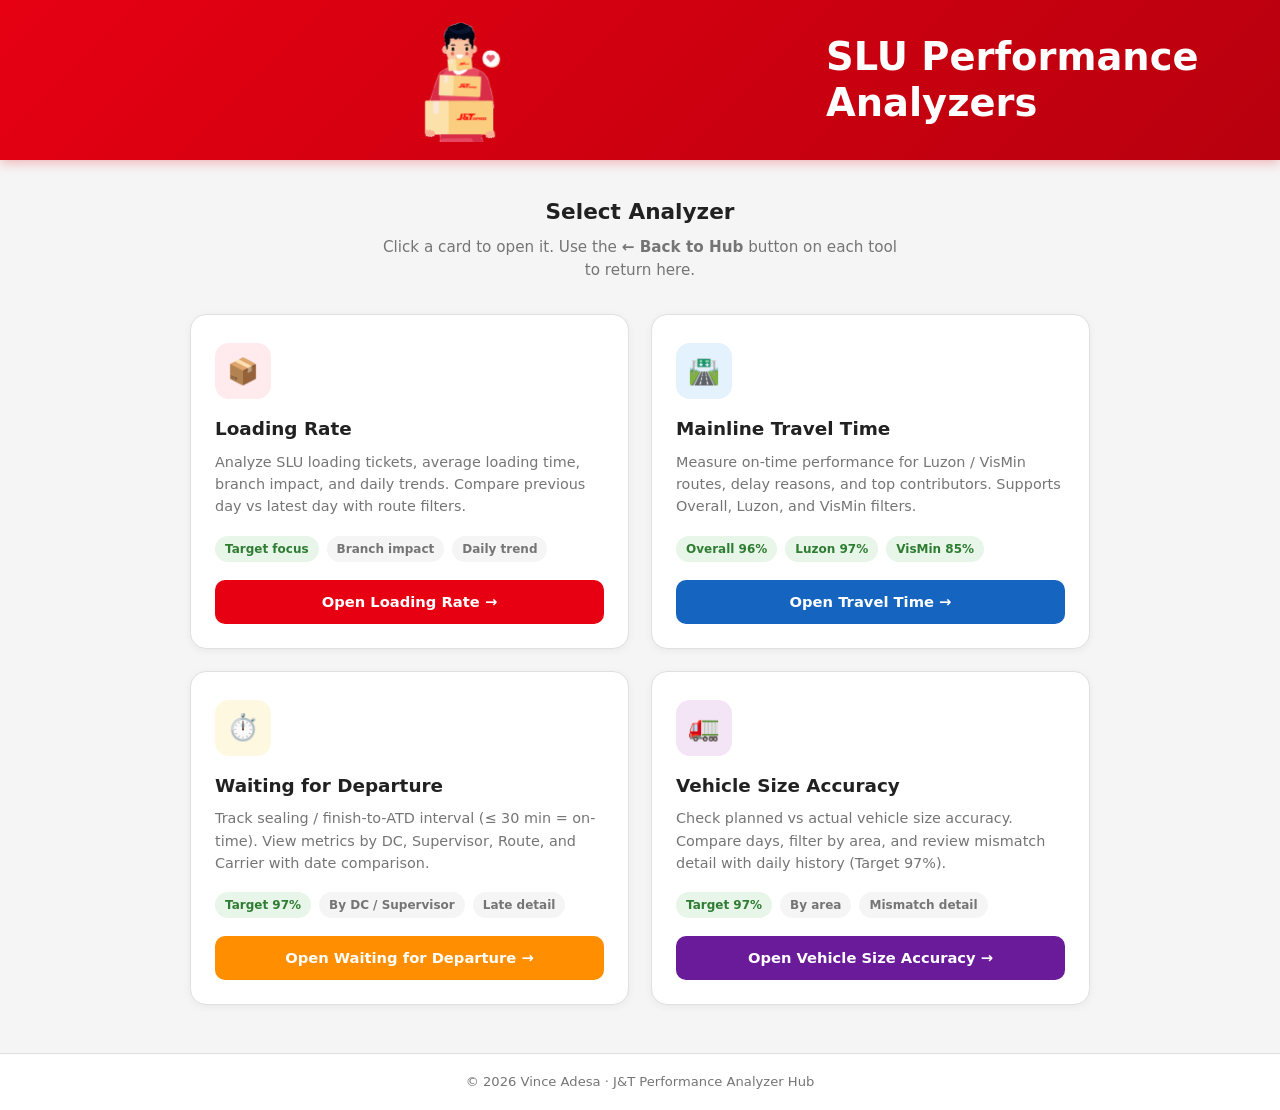
<file: Index.html>
<!DOCTYPE html>
<html lang="en">
<head>
  <meta charset="UTF-8">
  <meta name="viewport" content="width=device-width, initial-scale=1.0">
  <title>SLU Performance Analyzers | J&T</title>
  <style>
    :root {
      --jt-red: #E60012;
      --jt-red-dark: #B8000E;
      --jt-red-light: #FFEBEE;
      --jt-red-soft: #FFCDD2;
      --bg: #F5F5F5;
      --card: #FFFFFF;
      --text: #212121;
      --muted: #757575;
      --border: #E0E0E0;
      --green: #2E7D32;
      --green-bg: #E8F5E9;
      --blue: #1565C0;
      --blue-bg: #E3F2FD;
      --amber: #FF8F00;
      --amber-bg: #FFF8E1;
      --purple: #6A1B9A;
      --purple-bg: #F3E5F5;
    }

    * { box-sizing: border-box; margin: 0; padding: 0; }

    body {
      font-family: 'Segoe UI', system-ui, -apple-system, sans-serif;
      background: var(--bg);
      color: var(--text);
      line-height: 1.5;
      min-height: 100vh;
      display: flex;
      flex-direction: column;
    }
    .logo-gif {
  width: 132px;
  height: 132px;
  object-fit: contain;
  border-radius: 10px;
  padding: 4px;
  display: block;
  margin-left: 370px;
}

/* Header */
.header {
  background: linear-gradient(135deg, var(--jt-red) 0%, var(--jt-red-dark) 100%);
  color: white;
  padding: 14px 24px;
  box-shadow: 0 2px 12px rgba(230,0,18,0.3);
}
.header-inner {
  max-width: 1600px;
  margin: 0 auto;
  display: flex;
  align-items: center;
  justify-content: space-between;
  gap: 14px;
}
.header-left {
  display: flex;
  align-items: center;
  gap: 300px;
}
.logo {
  width: 42px; height: 42px;
  background: white;
  border-radius: 10px;
  display: flex; align-items: center; justify-content: center;
  font-weight: 900; font-size: 1.1rem; color: var(--jt-red);
}
.header h1 { 
  font-size: 2.4rem;
  font-weight: 700; 
  line-height: 1.2;
}
.header p { font-size: 0.82rem; opacity: 0.9; margin-top: 2px; }


    .container {
      max-width: 1100px;
      margin: 0 auto;
      padding: 36px 20px 48px;
      flex: 1;
      width: 100%;
    }

    .intro {
      text-align: center;
      margin-bottom: 32px;
    }
    .intro h2 {
      font-size: 1.35rem;
      font-weight: 700;
      color: var(--text);
      margin-bottom: 8px;
    }
    .intro p {
      color: var(--muted);
      font-size: 0.95rem;
      max-width: 520px;
      margin: 0 auto;
    }

    .cards {
      display: grid;
      grid-template-columns: repeat(2, 1fr);
      gap: 22px;
      max-width: 900px;
      margin: 0 auto;
    }

    @media (max-width: 700px) {
      .cards {
        grid-template-columns: 1fr;
      }
    }

    .card {
      background: var(--card);
      border-radius: 16px;
      border: 1px solid var(--border);
      box-shadow: 0 2px 8px rgba(0,0,0,0.05);
      padding: 28px 24px 24px;
      display: flex;
      flex-direction: column;
      transition: transform 0.2s ease, box-shadow 0.2s ease, border-color 0.2s ease;
      text-decoration: none;
      color: inherit;
      cursor: pointer;
    }
    .card:hover {
      transform: translateY(-4px);
      box-shadow: 0 10px 28px rgba(0,0,0,0.1);
      border-color: var(--jt-red-soft);
    }
    .card:active {
      transform: translateY(-1px);
    }

    .card-icon {
      width: 56px;
      height: 56px;
      border-radius: 14px;
      display: flex;
      align-items: center;
      justify-content: center;
      font-size: 1.6rem;
      margin-bottom: 16px;
      flex-shrink: 0;
    }
    .card.loading-rate .card-icon {
      background: var(--jt-red-light);
      color: var(--jt-red);
    }
    .card.travel-time .card-icon {
      background: var(--blue-bg);
      color: var(--blue);
    }
    .card.waiting .card-icon {
      background: var(--amber-bg);
      color: var(--amber);
    }
    .card.vehicle-size .card-icon {
      background: var(--purple-bg);
      color: var(--purple);
    }

    .card h3 {
      font-size: 1.15rem;
      font-weight: 700;
      margin-bottom: 8px;
      color: var(--text);
    }
    .card p {
      font-size: 0.9rem;
      color: var(--muted);
      flex: 1;
      margin-bottom: 18px;
      line-height: 1.55;
    }

    .card-meta {
      display: flex;
      flex-wrap: wrap;
      gap: 8px;
      margin-bottom: 18px;
    }
    .badge {
      font-size: 0.75rem;
      font-weight: 600;
      padding: 4px 10px;
      border-radius: 20px;
      background: #F5F5F5;
      color: var(--muted);
    }
    .badge.target {
      background: var(--green-bg);
      color: var(--green);
    }

    .card-btn {
      display: inline-flex;
      align-items: center;
      justify-content: center;
      gap: 8px;
      background: var(--jt-red);
      color: white;
      font-weight: 600;
      font-size: 0.92rem;
      padding: 11px 18px;
      border-radius: 10px;
      border: none;
      transition: background 0.15s ease;
      width: 100%;
    }
    .card:hover .card-btn {
      background: var(--jt-red-dark);
    }
    .card.travel-time .card-btn {
      background: var(--blue);
    }
    .card.travel-time:hover .card-btn {
      background: #0D47A1;
    }
    .card.waiting .card-btn {
      background: var(--amber);
    }
    .card.waiting:hover .card-btn {
      background: #E65100;
    }
    .card.vehicle-size .card-btn {
      background: var(--purple);
    }
    .card.vehicle-size:hover .card-btn {
      background: #4A148C;
    }

    footer {
      text-align: center;
      padding: 18px 16px;
      font-size: 0.82rem;
      color: var(--muted);
      border-top: 1px solid var(--border);
      background: var(--card);
    }
    footer strong {
      color: var(--text);
    }

    @media (max-width: 640px) {
      .header h1 { font-size: 1.2rem; }
      .container { padding: 24px 14px 36px; }
      .card { padding: 22px 18px 20px; }
    }
  </style>
</head>
<body>

  <header class="header">
      <div class="header-left">
        <img src="jt-logo.gif" alt="J&T Express Logo" class="logo-gif"
             onerror="this.style.display='none'; this.nextElementSibling.style.display='flex';">
        <div class="logo logo-fallback" style="display:none;">J&T</div>
        <h1>SLU Performance Analyzers</h1>
      </div>
    </div>
  </header>

  <main class="container">
    <div class="intro">
      <h2>Select Analyzer</h2>
      <p>Click a card to open it. Use the <strong>← Back to Hub</strong> button on each tool to return here.</p>
    </div>

    <div class="cards">

      <a class="card loading-rate" href="LoadingRateAnalyzer.html" title="Open Loading Rate Analyzer">
        <div class="card-icon">📦</div>
        <h3>Loading Rate</h3>
        <p>
          Analyze SLU loading tickets, average loading time, branch impact, and daily trends.
          Compare previous day vs latest day with route filters.
        </p>
        <div class="card-meta">
          <span class="badge target">Target focus</span>
          <span class="badge">Branch impact</span>
          <span class="badge">Daily trend</span>
        </div>
        <div class="card-btn">Open Loading Rate →</div>
      </a>

      <a class="card travel-time" href="MainlineTravelTimeAnalyzer.html" title="Open Mainline Travel Time Analyzer">
        <div class="card-icon">🛣️</div>
        <h3>Mainline Travel Time</h3>
        <p>
          Measure on-time performance for Luzon / VisMin routes, delay reasons,
          and top contributors. Supports Overall, Luzon, and VisMin filters.
        </p>
        <div class="card-meta">
          <span class="badge target">Overall 96%</span>
          <span class="badge target">Luzon 97%</span>
          <span class="badge target">VisMin 85%</span>
        </div>
        <div class="card-btn">Open Travel Time →</div>
      </a>

      <a class="card waiting" href="WaitingForDepartureAnalyzer.html" title="Open Waiting for Departure Analyzer">
        <div class="card-icon">⏱️</div>
        <h3>Waiting for Departure</h3>
        <p>
          Track sealing / finish-to-ATD interval (≤ 30 min = on-time).
          View metrics by DC, Supervisor, Route, and Carrier with date comparison.
        </p>
        <div class="card-meta">
          <span class="badge target">Target 97%</span>
          <span class="badge">By DC / Supervisor</span>
          <span class="badge">Late detail</span>
        </div>
        <div class="card-btn">Open Waiting for Departure →</div>
      </a>

      <a class="card vehicle-size" href="VehicleSizeAccuracyAnalyzer.html" title="Open Vehicle Size Accuracy Analyzer">
        <div class="card-icon">🚛</div>
        <h3>Vehicle Size Accuracy</h3>
        <p>
          Check planned vs actual vehicle size accuracy. Compare days, filter by area,
          and review mismatch detail with daily history (Target 97%).
        </p>
        <div class="card-meta">
          <span class="badge target">Target 97%</span>
          <span class="badge">By area</span>
          <span class="badge">Mismatch detail</span>
        </div>
        <div class="card-btn">Open Vehicle Size Accuracy →</div>
      </a>

    </div>
  </main>

  <footer>
    © 2026 Vince Adesa · J&T Performance Analyzer Hub
  </footer>

</body>
</html>
</file>
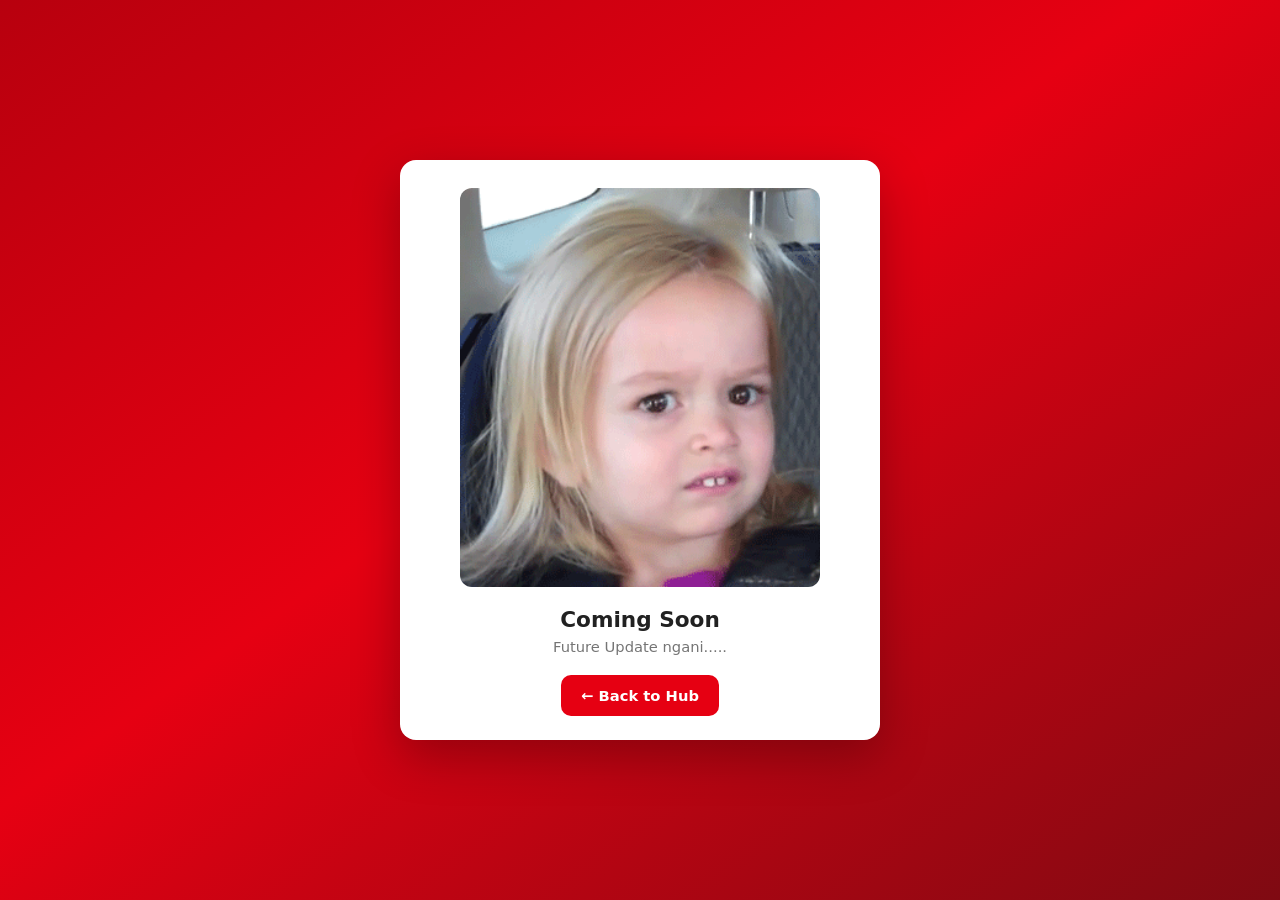
<file: FutureUpdate.html>
<!DOCTYPE html>
<html lang="en">
<head>
  <meta charset="UTF-8">
  <meta name="viewport" content="width=device-width, initial-scale=1.0">
  <title>Coming Soon | J&T</title>
  <style>
    * { box-sizing: border-box; margin: 0; padding: 0; }
    body {
      min-height: 100vh;
      display: flex;
      flex-direction: column;
      align-items: center;
      justify-content: center;
      background: linear-gradient(145deg, #B8000E 0%, #E60012 45%, #7f0a12 100%);
      font-family: 'Segoe UI', system-ui, sans-serif;
      padding: 24px;
    }
    .wrap {
      background: #fff;
      border-radius: 16px;
      padding: 28px 24px 24px;
      max-width: 480px;
      width: 100%;
      text-align: center;
      box-shadow: 0 16px 48px rgba(0,0,0,0.28);
    }
    .wrap img {
      width: 100%;
      max-width: 360px;
      height: auto;
      display: block;
      margin: 0 auto 20px;
      border-radius: 12px;
      object-fit: contain;
    }
    .wrap h1 {
      font-size: 1.35rem;
      color: #212121;
      margin-bottom: 6px;
    }
    .wrap p {
      color: #757575;
      font-size: 0.92rem;
      margin-bottom: 20px;
    }
    .back-btn {
      display: inline-flex;
      align-items: center;
      gap: 6px;
      background: #E60012;
      color: #fff;
      text-decoration: none;
      font-weight: 600;
      font-size: 0.92rem;
      padding: 12px 20px;
      border-radius: 10px;
      border: none;
      transition: background 0.15s;
    }
    .back-btn:hover { background: #B8000E; }
  </style>
</head>
<body>
  <div class="wrap">
    <!-- Change ComingSoon.gif to your GIF file name -->
    <img src="FutureUpdate.gif" alt="Coming Soon"
         onerror="this.style.display='none';">
    <h1>Coming Soon</h1>
    <p>Future Update ngani.....</p>
    <a class="back-btn" href="index.html">← Back to Hub</a>
  </div>
</body>
</html>
</file>
